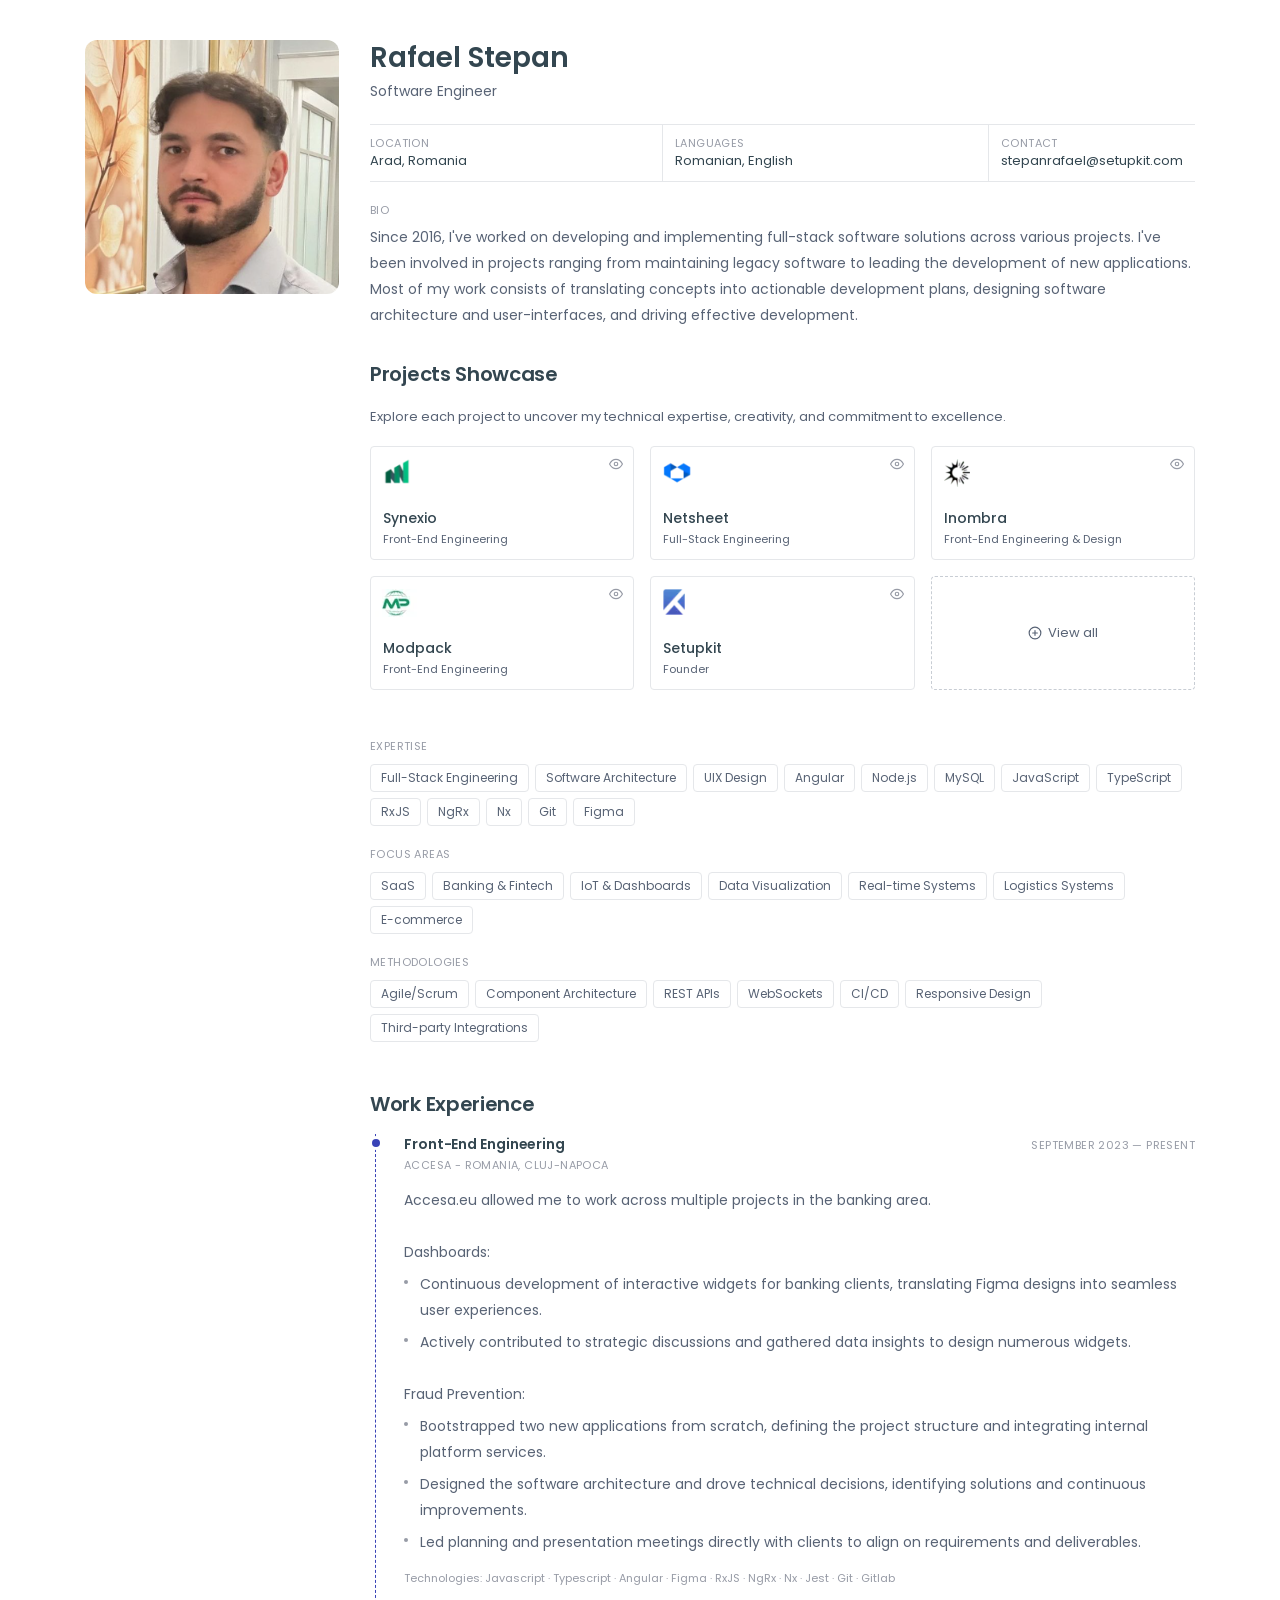
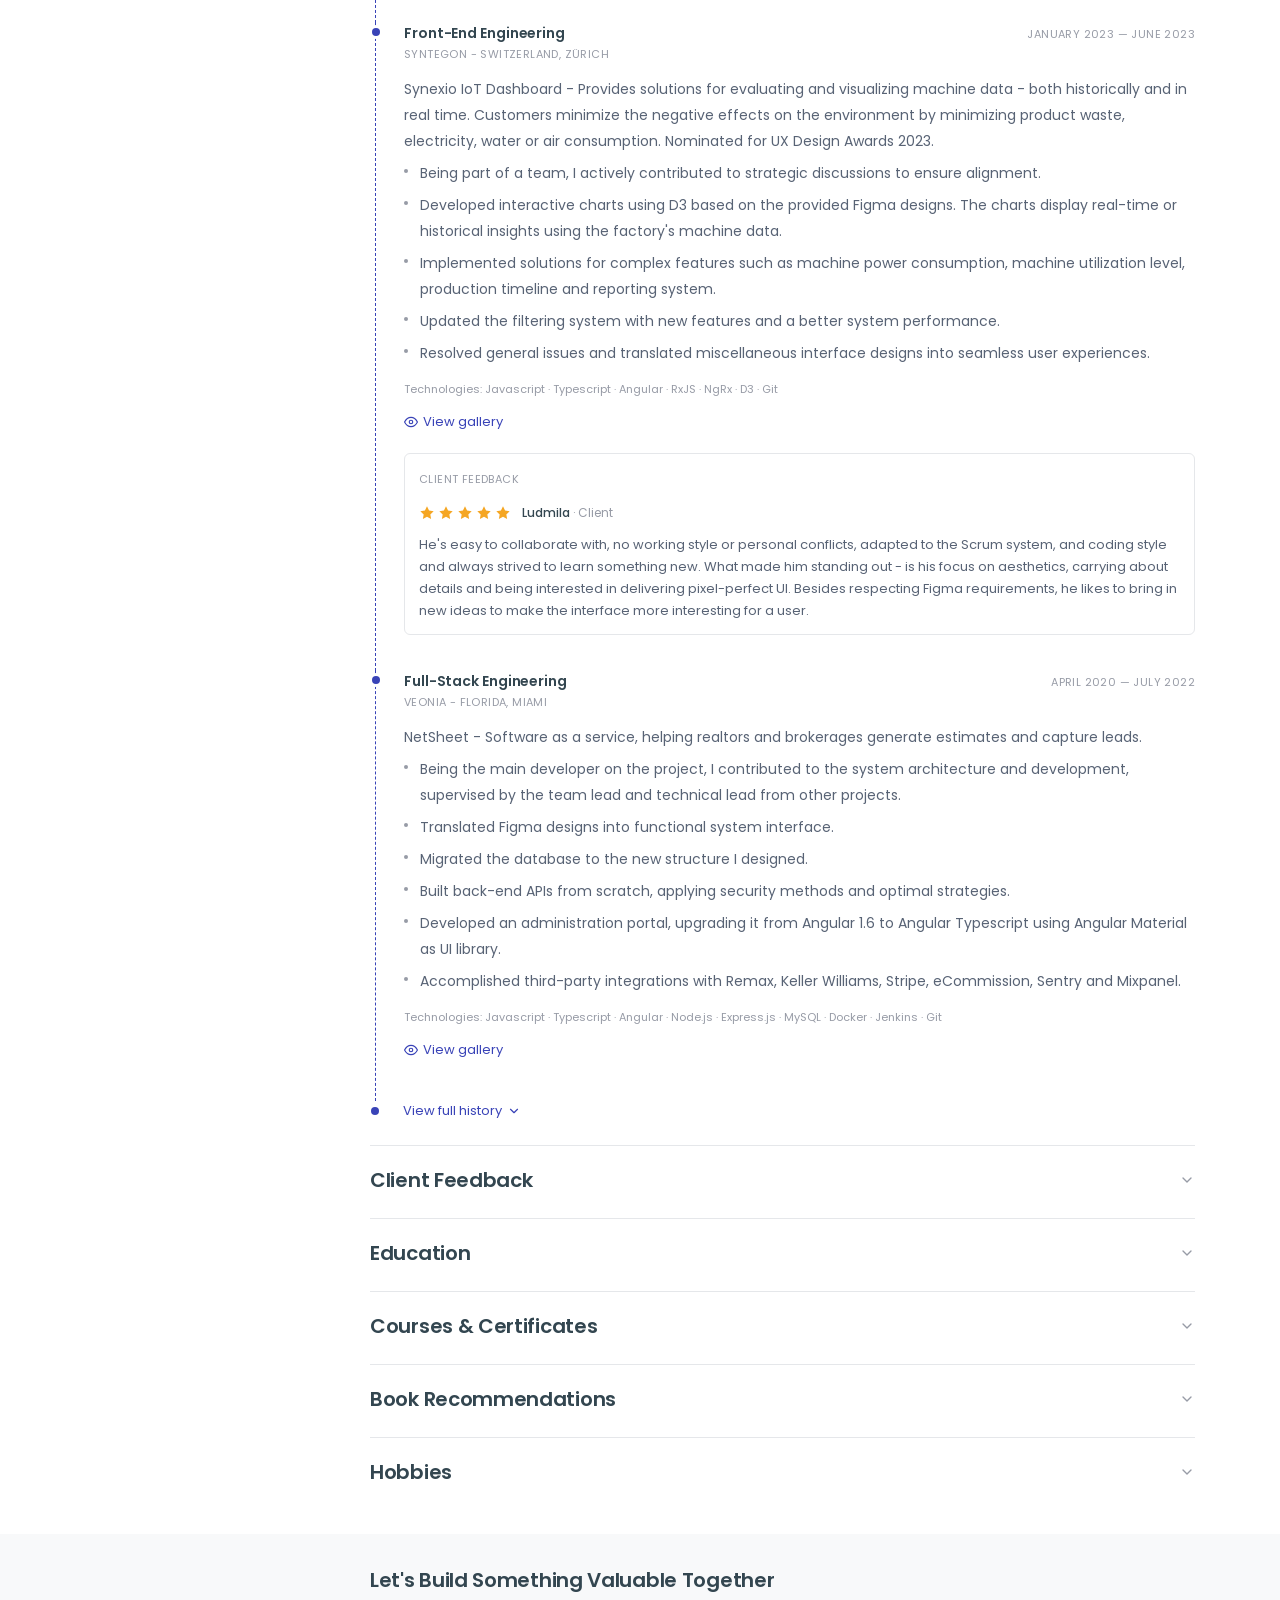
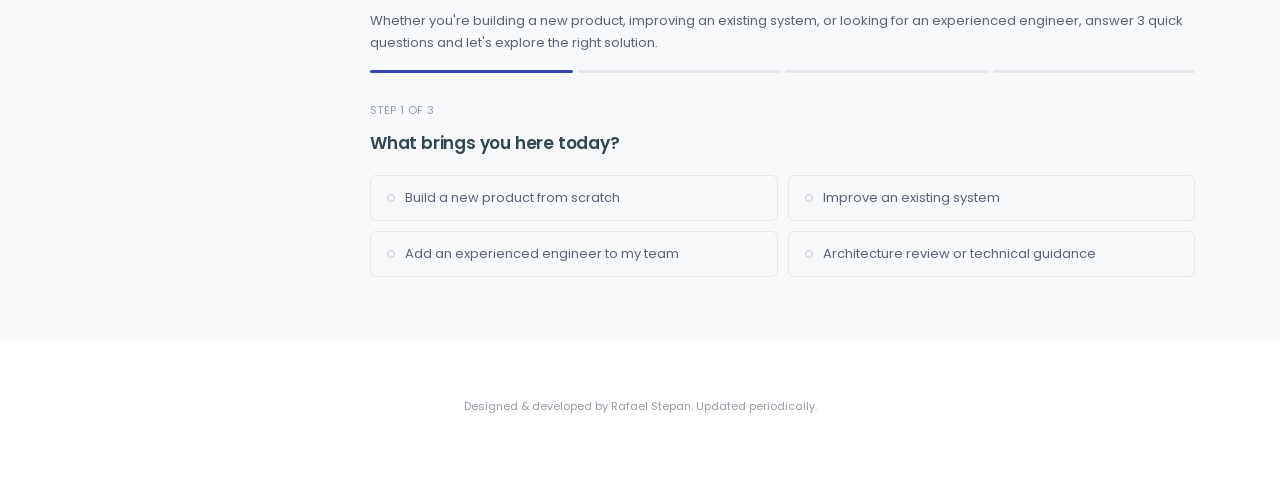
<file: index.html>
<!doctype html>
<html lang="en">
  <head>
    <script
      async
      src="https://www.googletagmanager.com/gtag/js?id=G-4PB4PWEQP2"
    ></script>
    <script>
      window.dataLayer = window.dataLayer || [];
      function gtag() {
        dataLayer.push(arguments);
      }
      gtag("js", new Date());
      gtag("config", "G-4PB4PWEQP2");
    </script>

    <title>Rafael Stepan - Software Engineer</title>
    <meta name="viewport" content="width=device-width, initial-scale=1.0" />
    <meta http-equiv="cache-control" content="no-cache" />

    <meta
      name="description"
      content="Explore the profile of a Software Engineer with over 10 years of experience building full-stack products across various industries. Real projects, real clients, real results."
    />
    <meta name="author" content="Rafael Stepan" />
    <meta name="robots" content="index, follow" />

    <meta property="og:type" content="profile" />
    <meta property="og:title" content="Rafael Stepan - Software Engineer" />
    <meta
      property="og:description"
      content="Explore the profile of a Software Engineer with over 10 years of experience building full-stack products across various industries. Real projects, real clients, real results."
    />
    <meta property="og:image" content="/assets/avatar2.webp" />
    <meta property="og:url" content="https://rafaelstepan.github.io" />
    <meta property="og:site_name" content="Rafael Stepan" />

    <meta name="twitter:card" content="summary_large_image" />
    <meta name="twitter:title" content="Rafael Stepan - Software Engineer" />
    <meta
      name="twitter:description"
      content="Explore the profile of a Software Engineer with over 10 years of experience building full-stack products across various industries. Real projects, real clients, real results."
    />
    <meta name="twitter:image" content="/assets/avatar2.webp" />

    <link
      rel="apple-touch-icon"
      sizes="180x180"
      href="/assets/favicons/apple-touch-icon.png"
    />
    <link
      rel="icon"
      type="image/png"
      sizes="32x32"
      href="/assets/favicons/favicon-32x32.png"
    />
    <link
      rel="icon"
      type="image/png"
      sizes="16x16"
      href="/assets/favicons/favicon-16x16.png"
    />
    <link rel="manifest" href="/assets/favicons/site.webmanifest" />

    <link rel="stylesheet" type="text/css" href="main.css" />
    <link rel="stylesheet" href="/assets/libraries/fancybox.min.css" />
    <link rel="stylesheet" href="/assets/libraries/bootstrap-grid.min.css" />

    <script src="/assets/libraries/jquery.min.js"></script>
    <script src="/assets/libraries/fancybox.min.js"></script>
  </head>
  <body>
    <main>
      <section class="section-summary">
        <div class="container">
          <div w3-include-html="components/summary.html"></div>
        </div>
      </section>

      <section class="section-portfolio">
        <div class="container">
          <div class="row">
            <div class="col-lg-3"></div>
            <div class="col-lg-9">
              <div w3-include-html="components/portofolio.html"></div>
            </div>
          </div>
        </div>
      </section>

      <section class="section-content" style="padding-bottom: 48px">
        <div class="container">
          <div class="row">
            <div class="col-lg-3"></div>
            <div class="col-lg-9">
              <div w3-include-html="components/expertise.html"></div>
            </div>
          </div>
        </div>
      </section>

      <section class="section-content">
        <div class="container">
          <div class="row">
            <div class="col-lg-3"></div>
            <div class="col-lg-9">
              <div w3-include-html="components/employment-history.html"></div>
            </div>
          </div>
        </div>
      </section>

      <section class="section-content">
        <div class="container">
          <div class="row">
            <div class="col-lg-3"></div>
            <div class="col-lg-9">
              <div w3-include-html="components/client-feedback.html"></div>
            </div>
          </div>
        </div>
      </section>

      <section class="section-content">
        <div class="container">
          <div class="row">
            <div class="col-lg-3"></div>
            <div class="col-lg-9">
              <div w3-include-html="components/education.html"></div>
            </div>
          </div>
        </div>
      </section>

      <section class="section-content">
        <div class="container">
          <div class="row">
            <div class="col-lg-3"></div>
            <div class="col-lg-9">
              <div w3-include-html="components/certificates.html"></div>
            </div>
          </div>
        </div>
      </section>

      <section class="section-content">
        <div class="container">
          <div class="row">
            <div class="col-lg-3"></div>
            <div class="col-lg-9">
              <div w3-include-html="components/book-recommendation.html"></div>
            </div>
          </div>
        </div>
      </section>

      <section class="section-content">
        <div class="container">
          <div class="row">
            <div class="col-lg-3"></div>
            <div class="col-lg-9">
              <div
                w3-include-html="components/extra-curricular-activities.html"
              ></div>
            </div>
          </div>
        </div>
      </section>

      <section class="section-content section-quiz">
        <div class="container">
          <div class="row">
            <div class="col-lg-3"></div>
            <div class="col-lg-9">
              <div w3-include-html="components/quiz.html"></div>
            </div>
          </div>
        </div>
      </section>

      <footer class="site-footer">
        <div class="container">
          <div w3-include-html="components/footer.html"></div>
        </div>
      </footer>
    </main>

    <script>
      function toggleSection(header) {
        const body = header.nextElementSibling;
        const arrow = header.querySelector(".collapse-arrow");
        const isOpen = !!body.style.maxHeight;

        body.style.maxHeight = isOpen ? null : body.scrollHeight + "px";
        arrow.classList.toggle("is-open", !isOpen);
      }

      function openGallery(project) {
        $.fancybox.open(window.gallery[project], {
          loop: true,
          thumbs: { autoStart: true },
        });
      }

      function includeHTML() {
        const elements = document.getElementsByTagName("*");
        for (let i = 0; i < elements.length; i++) {
          const el = elements[i];
          const file = el.getAttribute("w3-include-html");
          if (file) {
            const xhr = new XMLHttpRequest();
            xhr.onreadystatechange = function () {
              if (this.readyState === 4) {
                if (this.status === 200) {
                  el.innerHTML = this.responseText;
                  const scripts = el.getElementsByTagName("script");
                  for (let j = 0; j < scripts.length; j++) {
                    eval(scripts[j].innerHTML);
                  }
                }
                if (this.status === 404) {
                  el.innerHTML = `Page <a href="${file}">${file}</a> can not be loaded.`;
                }
                el.removeAttribute("w3-include-html");
                includeHTML();
              }
            };
            xhr.open("GET", file, true);
            xhr.send();
            return;
          }
        }
      }

      includeHTML();
    </script>
  </body>
</html>
</file>
<file: main.css>
/* ===== Fonts ===== */
@font-face {
  font-family: "Poppins";
  src: url("/assets/fonts/Poppins-Light.ttf") format("truetype");
  font-weight: 200;
  font-style: normal;
}

@font-face {
  font-family: "Poppins";
  src: url("/assets/fonts/Poppins-Regular.ttf") format("truetype");
  font-weight: 400;
  font-style: normal;
}

@font-face {
  font-family: "Poppins";
  src: url("/assets/fonts/Poppins-Medium.ttf") format("truetype");
  font-weight: 500;
  font-style: normal;
}

@font-face {
  font-family: "Poppins";
  src: url("/assets/fonts/Poppins-SemiBold.ttf") format("truetype");
  font-weight: 600;
  font-style: normal;
}

/* ===== Variables ===== */
:root {
  --color-dark: #334650;
  --color-mid: #586375;
  --color-muted: #979BA6;
  --color-border: #E5E7EA;
  --color-accent: #3943B7;
  --color-bg: #dbdfe2;
  --font-body: 14px;
  --font-small: 12px;
  --font-xs: 11px;
}

/* ===== Base ===== */
html {
  scroll-behavior: smooth;
}

body {
  font-family: "Poppins", sans-serif;
  text-rendering: optimizeLegibility;
  -webkit-font-smoothing: antialiased;
  color: #242424;
  font-style: normal;
  font-size: var(--font-body);
  font-weight: 400;
  margin: 0;
  padding: 0;
}

h1,
h2,
h3,
h4,
h5 {
  margin: 0;
  padding: 0;
  font-weight: 500;
  color: var(--color-dark);
}

h1 {
  font-size: 24px;
  line-height: 30px;
}

h3 {
  font-size: 14px;
  line-height: 20px;
  font-weight: 500;
}

p {
  margin: 0;
  line-height: 26px;
  color: var(--color-dark);
}

/* ===== Section Layout ===== */
.section-summary {
  padding: 40px 0 32px;
}

.section-portfolio {
  padding: 0 0 32px;
}

.section-content {
  padding: 0 0 24px;
}

.section-quiz {
  background: #f8f9fa;
  padding: 32px 0 40px;
  margin-top: 24px;
}

.site-footer {
  padding: 56px 0 72px;
  text-align: center;
}

.button + .button {
  margin-left: 8px;
}

/* ===== Section Headings ===== */
.section-title {
  font-size: 20px;
  line-height: 28px;
  font-weight: 600;
  letter-spacing: -0.3px;
  color: var(--color-dark);
  margin-bottom: 16px;
}

/* ===== Technology Tags ===== */
ul.technologies {
  display: inline-flex;
  flex-wrap: wrap;
  align-items: center;
  gap: 8px;
  margin: 0;
  padding: 0;
}

ul.technologies li {
  position: relative;
  list-style-type: none;
  height: 16px;
}

ul.technologies li::before {
  content: attr(data-text);
  position: absolute;
  top: -22px;
  left: calc(-100% - 8px);
  padding: 0 4px;
  border-radius: 4px;
  background: rgba(0, 0, 0, 0.75);
  color: #fff;
  text-align: center;
  font-size: var(--font-small);
  display: none;
}

ul.technologies li:hover::before {
  display: block;
}

/* ===== Collapsible ===== */
.collapsible-header {
  display: flex;
  justify-content: space-between;
  align-items: center;
  cursor: pointer;
  user-select: none;
  border-top: 1px solid var(--color-border);
  padding-top: 20px;
}

.collapsible-header .section-title {
  margin-bottom: 0;
}

.collapse-arrow {
  width: 16px;
  height: 16px;
  flex-shrink: 0;
  color: var(--color-muted);
  transition: transform 0.25s ease;
}

.collapse-arrow.is-open {
  transform: rotate(180deg);
}

.collapsible-body {
  overflow: hidden;
  max-height: 0;
  transition: max-height 0.35s ease;
}

/* ===== Button ===== */
.button {
  display: inline-block;
  border: 1px solid var(--color-dark);
  border-radius: 4px;
  padding: 8px 20px;
  color: var(--color-dark);
  text-decoration: none;
  font-size: var(--font-small);
  background: transparent;
  transition: background 0.2s ease, color 0.2s ease;
  font-family: "Poppins", sans-serif;
  cursor: pointer;
}

.button:hover {
  background: var(--color-dark);
  color: #fff;
}

.button-sm {
  padding: 4px 10px;
  font-size: var(--font-xs);
}
</file>
